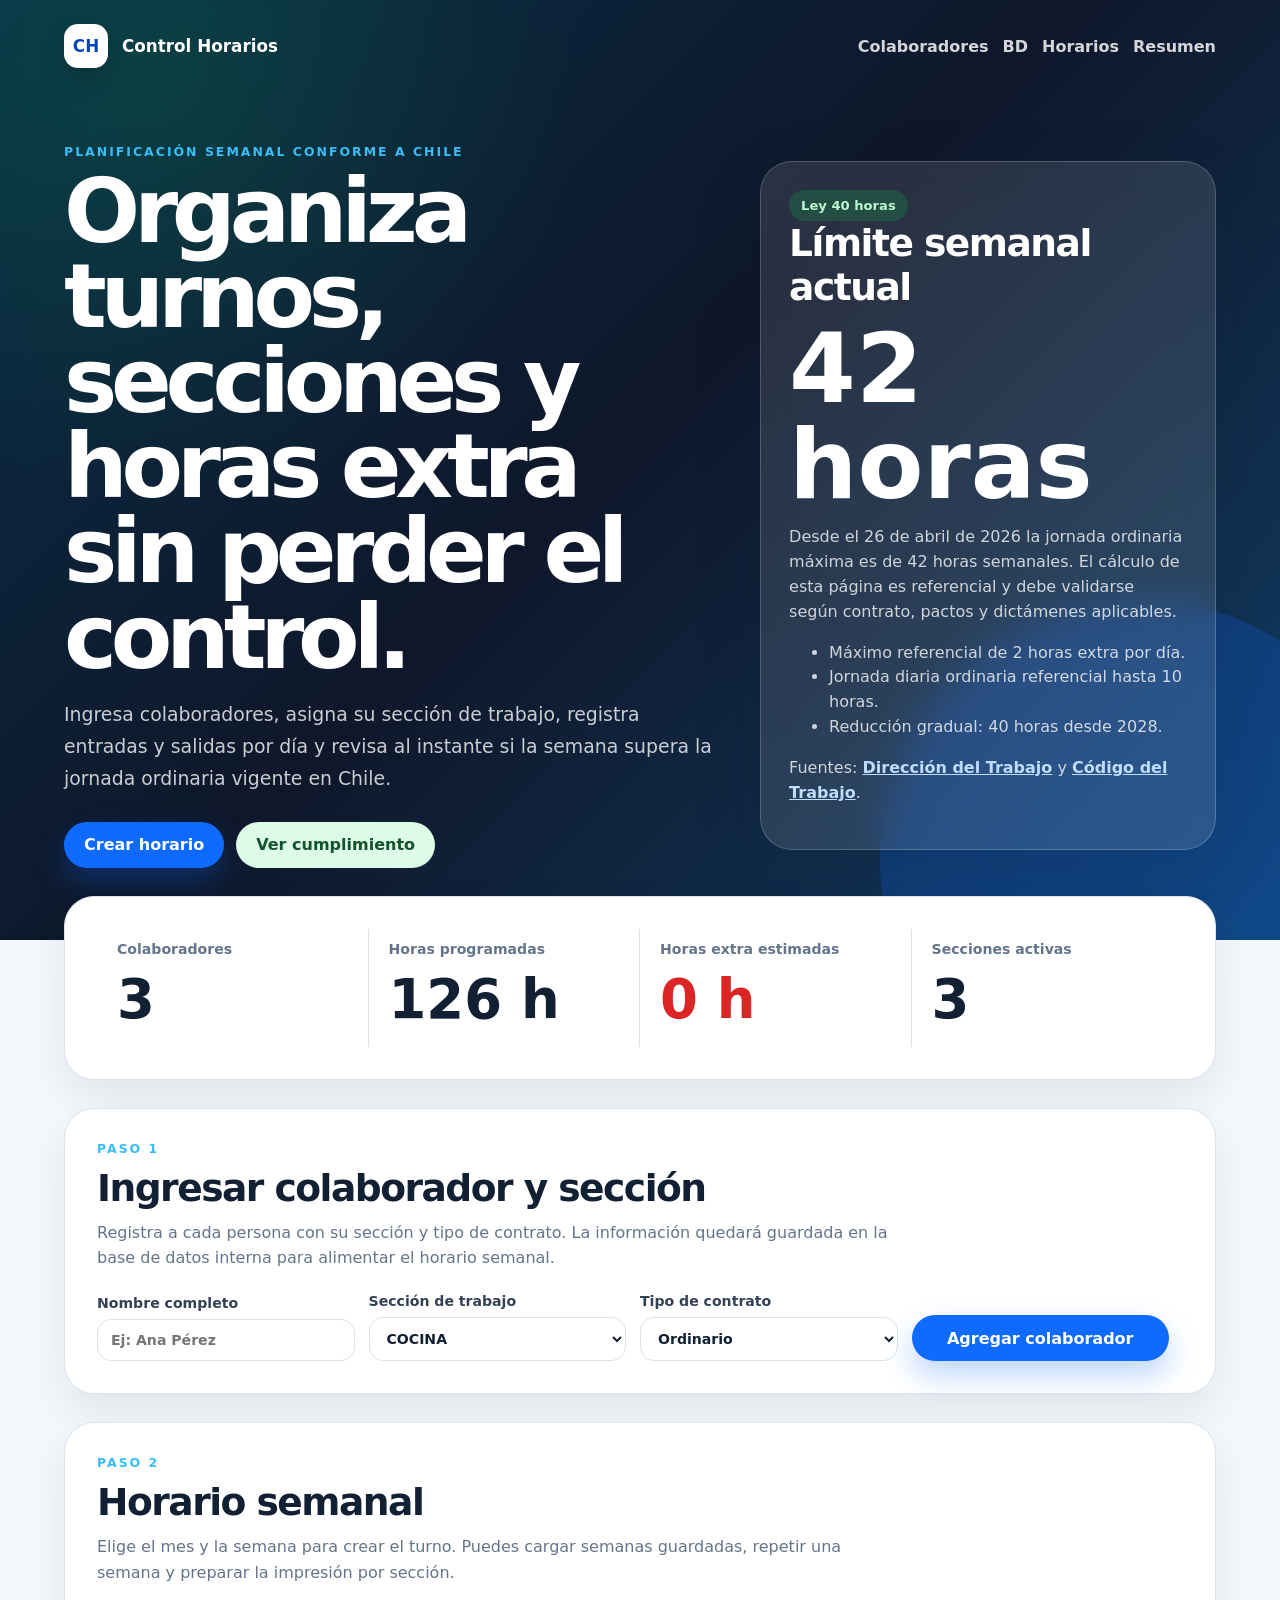
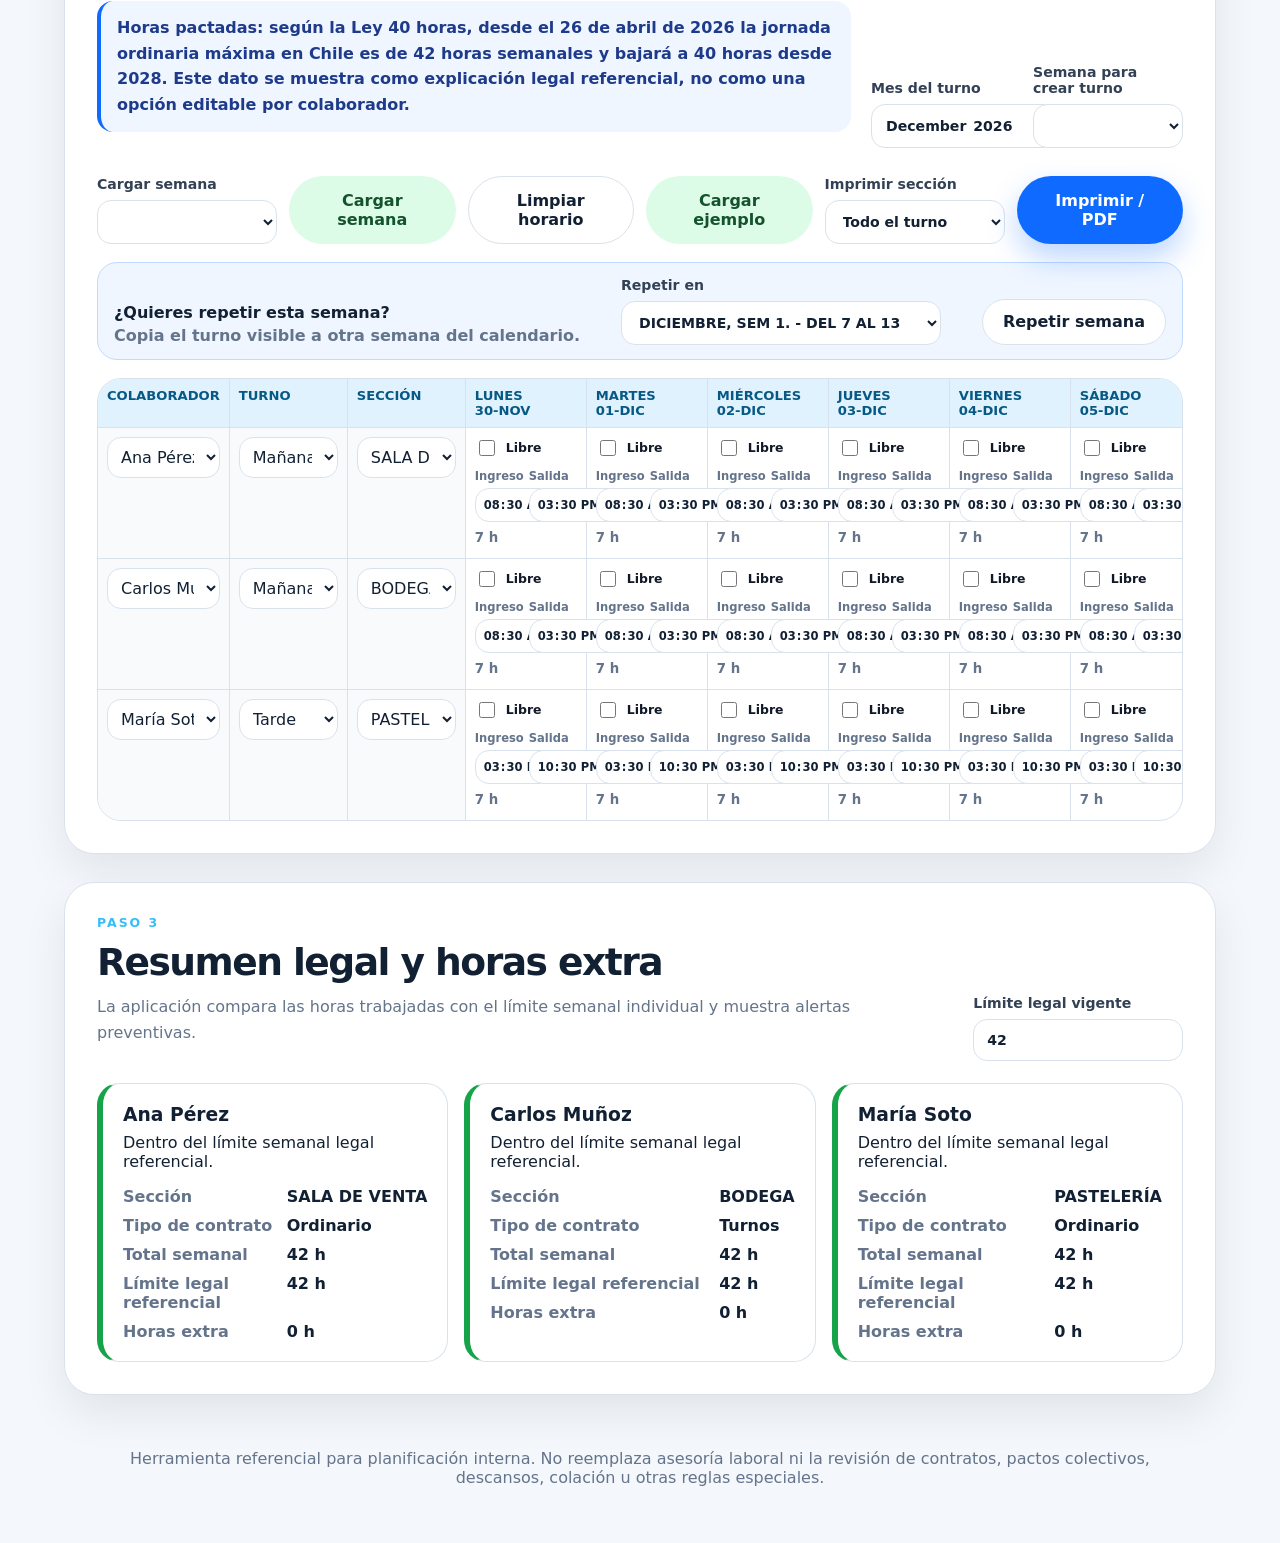
<file: index.html>
<!doctype html>
<html lang="es">
  <head>
    <meta charset="utf-8" />
    <meta name="viewport" content="width=device-width, initial-scale=1" />
    <title>Control Horarios Chile</title>
    <link rel="stylesheet" href="styles.css" />
  </head>
  <body>
    <header class="hero">
      <nav class="topbar" aria-label="Navegación principal">
        <a class="brand" href="#inicio" aria-label="Control Horarios Chile">
          <span class="brand-mark">CH</span>
          <span>Control Horarios</span>
        </a>
        <div class="nav-links">
          <a href="#colaboradores">Colaboradores</a>
          <a href="database.html">BD</a>
          <a href="#horarios">Horarios</a>
          <a href="#resumen">Resumen</a>
        </div>
      </nav>

      <section id="inicio" class="hero-grid">
        <div class="hero-copy">
          <p class="eyebrow">Planificación semanal conforme a Chile</p>
          <h1>Organiza turnos, secciones y horas extra sin perder el control.</h1>
          <p class="hero-text">
            Ingresa colaboradores, asigna su sección de trabajo, registra entradas y salidas por día y revisa al instante si la semana supera la jornada ordinaria vigente en Chile.
          </p>
          <div class="hero-actions">
            <a class="button primary" href="#horarios">Crear horario</a>
            <a class="button secondary" href="#resumen">Ver cumplimiento</a>
          </div>
        </div>

        <aside class="law-card" aria-labelledby="law-title">
          <span class="law-badge">Ley 40 horas</span>
          <h2 id="law-title">Límite semanal actual</h2>
          <strong><span id="legal-limit-label">42</span> horas</strong>
          <p>
            Desde el 26 de abril de 2026 la jornada ordinaria máxima es de 42 horas semanales. El cálculo de esta página es referencial y debe validarse según contrato, pactos y dictámenes aplicables.
          </p>
          <ul>
            <li>Máximo referencial de 2 horas extra por día.</li>
            <li>Jornada diaria ordinaria referencial hasta 10 horas.</li>
            <li>Reducción gradual: 40 horas desde 2028.</li>
          </ul>
          <p class="source-links">
            Fuentes: <a href="https://www.dt.gob.cl/portal/1626/w3-article-127092.html" target="_blank" rel="noreferrer">Dirección del Trabajo</a> y
            <a href="https://www.dt.gob.cl/portal/1626/articles-117137_galeria_02.pdf" target="_blank" rel="noreferrer">Código del Trabajo</a>.
          </p>
        </aside>
      </section>
    </header>

    <main>
      <section class="panel stats-panel" aria-label="Indicadores de la semana">
        <article class="stat">
          <span>Colaboradores</span>
          <strong id="stat-collaborators">0</strong>
        </article>
        <article class="stat">
          <span>Horas programadas</span>
          <strong id="stat-hours">0 h</strong>
        </article>
        <article class="stat alert">
          <span>Horas extra estimadas</span>
          <strong id="stat-overtime">0 h</strong>
        </article>
        <article class="stat">
          <span>Secciones activas</span>
          <strong id="stat-sections">0</strong>
        </article>
      </section>

      <section id="colaboradores" class="panel form-section">
        <div class="section-heading">
          <p class="eyebrow">Paso 1</p>
          <h2>Ingresar colaborador y sección</h2>
          <p>Registra a cada persona con su sección y tipo de contrato. La información quedará guardada en la base de datos interna para alimentar el horario semanal.</p>
        </div>

        <form id="employee-form" class="employee-form">
          <label>
            Nombre completo
            <input id="employee-name" name="name" type="text" placeholder="Ej: Ana Pérez" required />
          </label>
          <label>
            Sección de trabajo
            <select id="employee-section" name="section" required>
              <option value="COCINA">COCINA</option>
              <option value="PANADERÍA">PANADERÍA</option>
              <option value="PASTELERÍA">PASTELERÍA</option>
              <option value="SALA DE VENTA">SALA DE VENTA</option>
              <option value="BODEGA">BODEGA</option>
              <option value="ADMINISTRACIÓN">ADMINISTRACIÓN</option>
              <option value="LIMPIEZA">LIMPIEZA</option>
              <option value="OTRA">Agregar otra sección</option>
            </select>
          </label>
          <label id="custom-section-label" hidden>
            Otra sección
            <input id="employee-section-other" name="otherSection" type="text" placeholder="Ej: Caja" />
          </label>
          <label>
            Tipo de contrato
            <select id="employee-contract" name="contract">
              <option value="Ordinario">Ordinario</option>
              <option value="Parcial">Parcial</option>
              <option value="Turnos">Turnos</option>
              <option value="Artículo 22">Artículo 22</option>
            </select>
          </label>
          <button class="button primary" type="submit">Agregar colaborador</button>
        </form>
      </section>

      <section id="horarios" class="panel scheduler-section">
        <div class="section-heading inline-heading">
          <div>
            <p class="eyebrow">Paso 2</p>
            <h2>Horario semanal</h2>
            <p>Elige el mes y la semana para crear el turno. Puedes cargar semanas guardadas, repetir una semana y preparar la impresión por sección.</p>
            <p class="law-note">Horas pactadas: según la Ley 40 horas, desde el 26 de abril de 2026 la jornada ordinaria máxima en Chile es de 42 horas semanales y bajará a 40 horas desde 2028. Este dato se muestra como explicación legal referencial, no como una opción editable por colaborador.</p>
          </div>
          <div class="week-controls" aria-label="Selección de semana">
            <label class="month-picker">
              Mes del turno
              <input id="schedule-month" type="month" />
            </label>
            <label class="week-picker">
              Semana para crear turno
              <select id="week-start"></select>
            </label>
          </div>
        </div>

        <div class="schedule-toolbar">
          <label class="toolbar-field">
            Cargar semana
            <select id="load-week"></select>
          </label>
          <button id="load-week-button" class="button secondary" type="button">Cargar semana</button>
          <button id="clear-schedule" class="button ghost" type="button">Limpiar horario</button>
          <button id="load-demo" class="button secondary" type="button">Cargar ejemplo</button>
          <label class="toolbar-field">
            Imprimir sección
            <select id="print-section"></select>
          </label>
          <button id="print-page" class="button primary" type="button">Imprimir / PDF</button>
        </div>

        <div class="repeat-week-box">
          <div>
            <strong>¿Quieres repetir esta semana?</strong>
            <span>Copia el turno visible a otra semana del calendario.</span>
          </div>
          <label>
            Repetir en
            <select id="repeat-week"></select>
          </label>
          <button id="repeat-week-button" class="button ghost" type="button">Repetir semana</button>
        </div>

        <h2 id="print-title" class="print-title"></h2>

        <div class="table-wrap" aria-live="polite">
          <table class="schedule-table">
            <thead id="schedule-head"></thead>
            <tbody id="schedule-body"></tbody>
          </table>
        </div>
      </section>

      <section id="resumen" class="panel summary-section">
        <div class="section-heading inline-heading">
          <div>
            <p class="eyebrow">Paso 3</p>
            <h2>Resumen legal y horas extra</h2>
            <p>La aplicación compara las horas trabajadas con el límite semanal individual y muestra alertas preventivas.</p>
          </div>
          <label class="legal-input">
            Límite legal vigente
            <input id="legal-limit" type="number" min="1" max="42" step="0.5" value="42" />
          </label>
        </div>

        <div id="summary-cards" class="summary-grid"></div>
      </section>
    </main>

    <footer class="footer">
      <p>
        Herramienta referencial para planificación interna. No reemplaza asesoría laboral ni la revisión de contratos, pactos colectivos, descansos, colación u otras reglas especiales.
      </p>
    </footer>

    <script src="script.js"></script>
  </body>
</html>
</file>
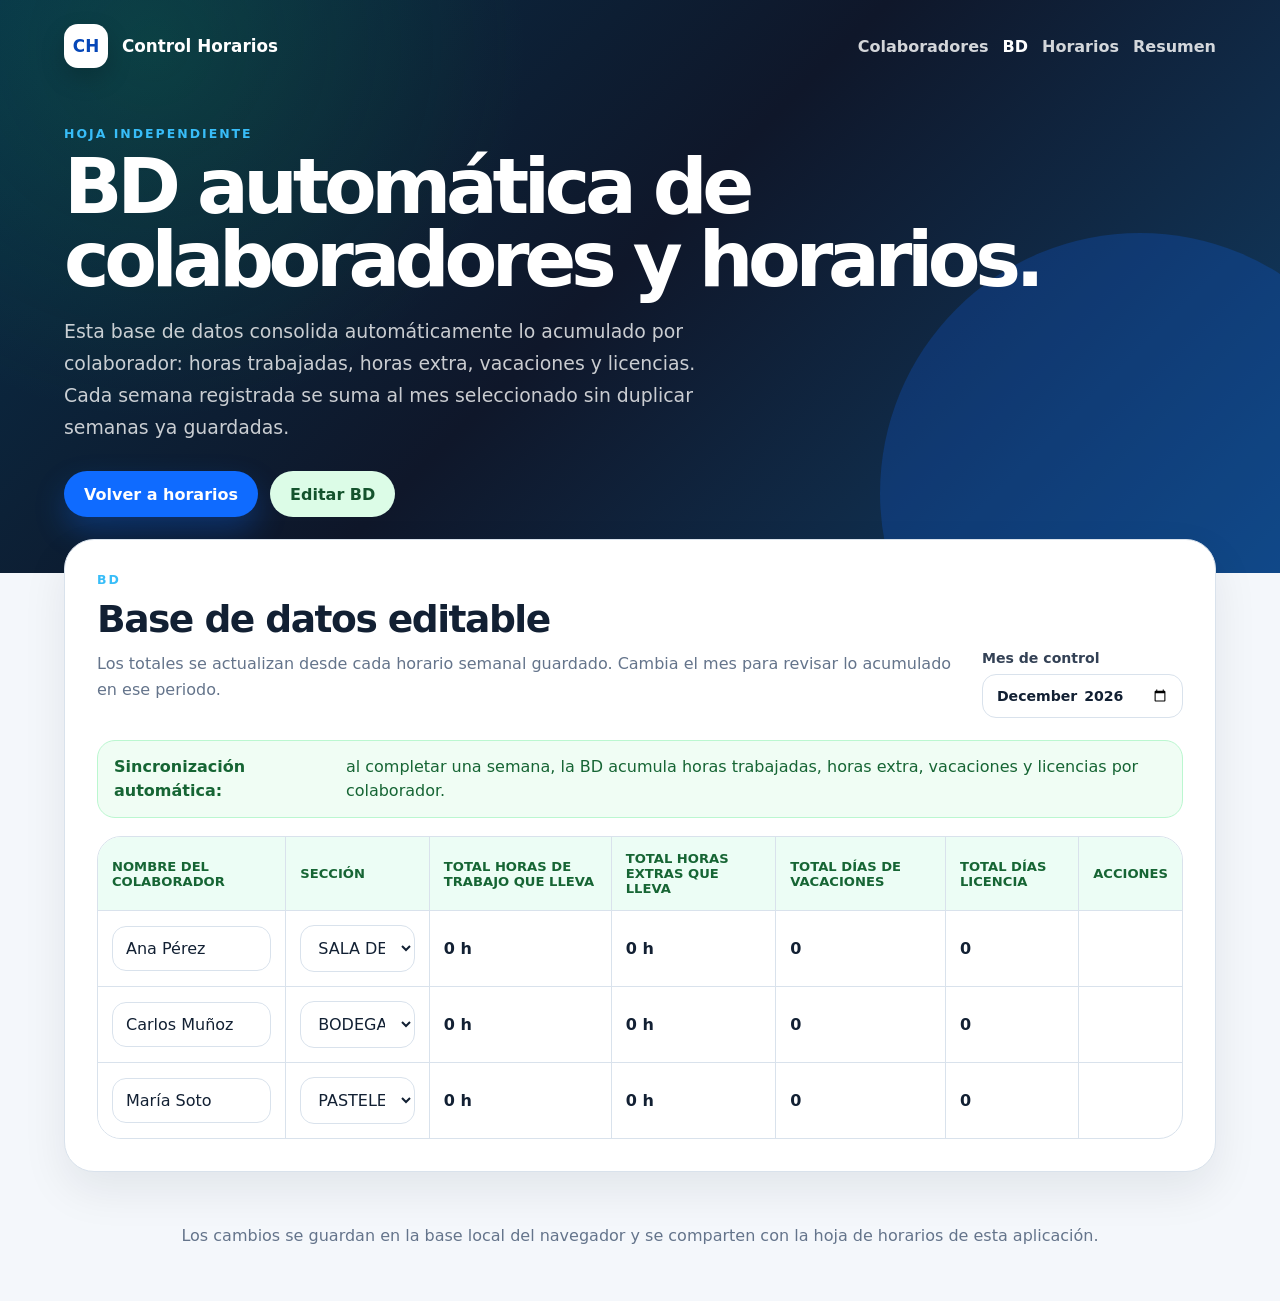
<file: database.html>
<!doctype html>
<html lang="es">
  <head>
    <meta charset="utf-8" />
    <meta name="viewport" content="width=device-width, initial-scale=1" />
    <title>BD | Control Horarios Chile</title>
    <link rel="stylesheet" href="styles.css" />
  </head>
  <body class="database-page">
    <header class="hero page-hero">
      <nav class="topbar" aria-label="Navegación principal">
        <a class="brand" href="index.html#inicio" aria-label="Control Horarios Chile">
          <span class="brand-mark">CH</span>
          <span>Control Horarios</span>
        </a>
        <div class="nav-links">
          <a href="index.html#colaboradores">Colaboradores</a>
          <a href="database.html" aria-current="page">BD</a>
          <a href="index.html#horarios">Horarios</a>
          <a href="index.html#resumen">Resumen</a>
        </div>
      </nav>

      <section class="hero-grid page-hero-grid">
        <div class="hero-copy">
          <p class="eyebrow">Hoja independiente</p>
          <h1>BD automática de colaboradores y horarios.</h1>
          <p class="hero-text">
            Esta base de datos consolida automáticamente lo acumulado por colaborador: horas trabajadas, horas extra, vacaciones y licencias. Cada semana registrada se suma al mes seleccionado sin duplicar semanas ya guardadas.
          </p>
          <div class="hero-actions">
            <a class="button primary" href="index.html#horarios">Volver a horarios</a>
            <a class="button secondary" href="#base-datos">Editar BD</a>
          </div>
        </div>
      </section>
    </header>

    <main>
      <section id="base-datos" class="panel database-section database-sheet">
        <div class="section-heading inline-heading">
          <div>
            <p class="eyebrow">BD</p>
            <h2>Base de datos editable</h2>
            <p>Los totales se actualizan desde cada horario semanal guardado. Cambia el mes para revisar lo acumulado en ese periodo.</p>
          </div>
          <label class="month-picker">
            Mes de control
            <input id="database-month" type="month" />
          </label>
        </div>

        <div class="database-help">
          <strong>Sincronización automática:</strong>
          <span>al completar una semana, la BD acumula horas trabajadas, horas extra, vacaciones y licencias por colaborador.</span>
        </div>

        <div class="table-wrap database-wrap" aria-live="polite">
          <table class="database-table schedule-database-table">
            <thead>
              <tr>
                <th>Nombre del colaborador</th>
                <th>Sección</th>
                <th>Total horas de trabajo que lleva</th>
                <th>Total horas extras que lleva</th>
                <th>Total días de vacaciones</th>
                <th>Total días licencia</th>
                <th>Acciones</th>
              </tr>
            </thead>
            <tbody id="database-body"></tbody>
          </table>
        </div>
      </section>
    </main>

    <footer class="footer">
      <p>Los cambios se guardan en la base local del navegador y se comparten con la hoja de horarios de esta aplicación.</p>
    </footer>

    <script src="script.js"></script>
  </body>
</html>
</file>
<file: styles.css>
:root {
  --bg: #f4f7fb;
  --surface: #ffffff;
  --surface-soft: #eef6ff;
  --text: #122033;
  --muted: #64748b;
  --line: #d9e2ec;
  --primary: #0f6bff;
  --primary-dark: #0647b8;
  --accent: #16a34a;
  --warning: #f59e0b;
  --danger: #dc2626;
  --shadow: 0 24px 70px rgb(15 23 42 / 0.12);
}

* {
  box-sizing: border-box;
}

html {
  scroll-behavior: smooth;
}

body {
  margin: 0;
  background: var(--bg);
  color: var(--text);
  font-family:
    Inter, ui-sans-serif, system-ui, -apple-system, BlinkMacSystemFont, "Segoe UI",
    sans-serif;
}

a {
  color: inherit;
  text-decoration: none;
}

button,
input,
select {
  font: inherit;
}

.hero {
  overflow: hidden;
  position: relative;
  padding: 24px clamp(18px, 5vw, 72px) 72px;
  background:
    radial-gradient(circle at 12% 8%, rgb(22 163 74 / 0.18), transparent 30%),
    linear-gradient(135deg, #082f49 0%, #0f172a 48%, #113f67 100%);
  color: #ffffff;
}

.hero::after {
  content: "";
  position: absolute;
  right: -120px;
  bottom: -180px;
  width: 520px;
  height: 520px;
  border-radius: 999px;
  background: rgb(15 107 255 / 0.22);
}

.topbar,
.hero-grid,
.panel,
.footer {
  position: relative;
  z-index: 1;
  max-width: 1220px;
  margin-inline: auto;
}

.topbar {
  display: flex;
  align-items: center;
  justify-content: space-between;
  gap: 20px;
}

.brand,
.nav-links {
  display: flex;
  align-items: center;
  gap: 14px;
}

.brand {
  font-size: 1.05rem;
  font-weight: 800;
}

.brand-mark {
  display: grid;
  width: 44px;
  height: 44px;
  place-items: center;
  border-radius: 14px;
  background: #ffffff;
  color: var(--primary-dark);
  box-shadow: 0 10px 25px rgb(0 0 0 / 0.18);
}

.nav-links a {
  color: rgb(255 255 255 / 0.82);
  font-weight: 700;
}

.nav-links a:hover {
  color: #ffffff;
}

.hero-grid {
  display: grid;
  grid-template-columns: minmax(0, 1.18fr) minmax(300px, 0.82fr);
  gap: 40px;
  align-items: center;
  padding-top: 76px;
}

.eyebrow {
  margin: 0 0 10px;
  color: #38bdf8;
  font-size: 0.78rem;
  font-weight: 900;
  letter-spacing: 0.16em;
  text-transform: uppercase;
}

h1,
h2,
p {
  margin-top: 0;
}

h1 {
  max-width: 820px;
  margin-bottom: 18px;
  font-size: clamp(2.5rem, 7vw, 5.8rem);
  line-height: 0.95;
  letter-spacing: -0.07em;
}

h2 {
  margin-bottom: 10px;
  font-size: clamp(1.55rem, 3vw, 2.35rem);
  letter-spacing: -0.04em;
}

.hero-text {
  max-width: 680px;
  color: rgb(255 255 255 / 0.78);
  font-size: 1.18rem;
  line-height: 1.7;
}

.hero-actions,
.schedule-toolbar {
  display: flex;
  flex-wrap: wrap;
  gap: 12px;
  margin-top: 28px;
}

.button {
  display: inline-flex;
  min-height: 46px;
  align-items: center;
  justify-content: center;
  border: 0;
  border-radius: 999px;
  padding: 0 20px;
  cursor: pointer;
  font-weight: 900;
  transition:
    transform 0.2s ease,
    box-shadow 0.2s ease,
    background 0.2s ease;
}

.button:hover {
  transform: translateY(-1px);
}

.button.primary {
  background: var(--primary);
  color: #ffffff;
  box-shadow: 0 14px 30px rgb(15 107 255 / 0.28);
}

.button.primary:hover {
  background: var(--primary-dark);
}

.button.secondary {
  background: #dcfce7;
  color: #14532d;
}

.button.ghost {
  border: 1px solid var(--line);
  background: #ffffff;
  color: var(--text);
}

.law-card {
  border: 1px solid rgb(255 255 255 / 0.2);
  border-radius: 32px;
  padding: 28px;
  background: rgb(255 255 255 / 0.11);
  box-shadow: var(--shadow);
  backdrop-filter: blur(18px);
}

.law-badge {
  display: inline-flex;
  border-radius: 999px;
  padding: 8px 12px;
  background: rgb(22 163 74 / 0.25);
  color: #bbf7d0;
  font-size: 0.82rem;
  font-weight: 900;
}

.law-card strong {
  display: block;
  margin: 12px 0;
  font-size: clamp(3rem, 9vw, 6rem);
  line-height: 1;
}

.law-card p,
.law-card li {
  color: rgb(255 255 255 / 0.78);
  line-height: 1.55;
}

.source-links a {
  color: #bfdbfe;
  font-weight: 900;
  text-decoration: underline;
}

main {
  padding: 0 clamp(18px, 5vw, 72px) 54px;
}

.panel {
  margin-top: 28px;
  border: 1px solid var(--line);
  border-radius: 30px;
  padding: clamp(18px, 3vw, 32px);
  background: var(--surface);
  box-shadow: 0 18px 45px rgb(15 23 42 / 0.08);
}

.stats-panel {
  display: grid;
  grid-template-columns: repeat(4, minmax(0, 1fr));
  margin-top: -44px;
}

.stat {
  min-height: 118px;
  border-right: 1px solid var(--line);
  padding: 12px 20px;
}

.stat:last-child {
  border-right: 0;
}

.stat span {
  display: block;
  color: var(--muted);
  font-size: 0.88rem;
  font-weight: 800;
}

.stat strong {
  display: block;
  margin-top: 16px;
  font-size: clamp(2rem, 5vw, 3.4rem);
  line-height: 1;
}

.stat.alert strong {
  color: var(--danger);
}

.section-heading {
  max-width: 820px;
  margin-bottom: 22px;
}

.section-heading p:not(.eyebrow) {
  color: var(--muted);
  line-height: 1.6;
}

.inline-heading {
  display: flex;
  max-width: none;
  align-items: end;
  justify-content: space-between;
  gap: 20px;
}

.employee-form {
  display: grid;
  grid-template-columns: repeat(4, minmax(170px, 1fr)) auto;
  gap: 14px;
  align-items: end;
}

label {
  display: grid;
  gap: 8px;
  color: #334155;
  font-size: 0.88rem;
  font-weight: 900;
}

input,
select {
  width: 100%;
  border: 1px solid var(--line);
  border-radius: 14px;
  padding: 12px 13px;
  background: #ffffff;
  color: var(--text);
  outline: 0;
}

input:focus,
select:focus {
  border-color: var(--primary);
  box-shadow: 0 0 0 4px rgb(15 107 255 / 0.12);
}

.week-picker,
.legal-input,
.month-picker {
  width: min(210px, 100%);
}

.table-wrap {
  overflow-x: auto;
  border: 1px solid var(--line);
  border-radius: 24px;
}

.schedule-table {
  width: 100%;
  min-width: 980px;
  border-collapse: separate;
  border-spacing: 0;
}

.schedule-table th,
.schedule-table td {
  border-bottom: 1px solid var(--line);
  border-right: 1px solid var(--line);
  padding: 14px;
  text-align: left;
  vertical-align: top;
}

.schedule-table th:last-child,
.schedule-table td:last-child {
  border-right: 0;
}

.schedule-table tr:last-child td {
  border-bottom: 0;
}

.schedule-table th {
  position: sticky;
  top: 0;
  z-index: 2;
  background: #e0f2fe;
  color: #075985;
  font-size: 0.82rem;
  text-transform: uppercase;
}

.employee-cell {
  min-width: 170px;
  background: #f8fafc;
}

.employee-cell strong {
  display: block;
  font-size: 1.05rem;
}

.employee-cell span {
  display: block;
  margin-top: 4px;
  color: var(--muted);
  font-size: 0.85rem;
}

.delete-btn {
  margin-top: 12px;
  border: 0;
  border-radius: 10px;
  padding: 8px 10px;
  background: #fee2e2;
  color: #991b1b;
  cursor: pointer;
  font-weight: 900;
}

.day-cell {
  min-width: 128px;
  margin: 0;
  border: 0;
  padding: 0;
}

.day-cell legend {
  margin-bottom: 8px;
  color: var(--muted);
  font-size: 0.76rem;
  font-weight: 900;
}

.free-toggle,
.status-toggle {
  display: grid;
  align-items: center;
  gap: 8px;
  margin-bottom: 10px;
  color: var(--accent);
  font-size: 0.78rem;
  font-weight: 900;
}

.free-toggle input {
  width: auto;
}

.status-toggle select {
  min-width: 116px;
  padding: 9px;
}

.time-fields {
  display: grid;
  grid-template-columns: repeat(2, minmax(0, 1fr));
  gap: 6px;
}

.time-fields label {
  gap: 5px;
  color: var(--muted);
  font-size: 0.72rem;
}

.time-fields input {
  padding: 9px;
}

.day-cell small {
  display: block;
  margin-top: 8px;
  color: var(--muted);
  font-weight: 800;
}

.day-cell.is-free .time-fields {
  opacity: 0.35;
  pointer-events: none;
}

.summary-grid {
  display: grid;
  grid-template-columns: repeat(auto-fit, minmax(245px, 1fr));
  gap: 16px;
}

.summary-card {
  border: 1px solid var(--line);
  border-left: 6px solid var(--accent);
  border-radius: 22px;
  padding: 20px;
  background: #ffffff;
}

.summary-card.warning {
  border-left-color: var(--warning);
}

.summary-card.danger {
  border-left-color: var(--danger);
}

.summary-card h3 {
  margin: 0 0 8px;
}

.summary-card dl {
  display: grid;
  grid-template-columns: 1fr auto;
  gap: 10px 14px;
  margin: 16px 0 0;
}

.summary-card dt {
  color: var(--muted);
  font-weight: 800;
}

.summary-card dd {
  margin: 0;
  font-weight: 900;
}

.notice-list {
  margin: 14px 0 0;
  padding-left: 18px;
  color: var(--muted);
  line-height: 1.5;
}

.footer {
  padding: 0 clamp(18px, 5vw, 72px) 40px;
  color: var(--muted);
  text-align: center;
}

@media (max-width: 980px) {
  .hero-grid,
  .stats-panel,
  .employee-form {
    grid-template-columns: 1fr;
  }

  .nav-links {
    display: none;
  }

  .inline-heading {
    align-items: start;
    flex-direction: column;
  }

  .stat {
    border-right: 0;
    border-bottom: 1px solid var(--line);
  }

  .stat:last-child {
    border-bottom: 0;
  }
}

@media print {
  .hero-actions,
  .schedule-toolbar,
  .employee-form,
  .delete-btn,
  .nav-links {
    display: none !important;
  }

  body {
    background: #ffffff;
  }

  .hero,
  .panel {
    box-shadow: none;
  }
}

.law-note {
  border-left: 4px solid var(--primary);
  border-radius: 16px;
  padding: 14px 16px;
  background: #eff6ff;
  color: #1e3a8a !important;
  font-weight: 800;
}

.database-table {
  width: 100%;
  min-width: 980px;
  border-collapse: separate;
  border-spacing: 0;
}

.database-table th,
.database-table td {
  border-bottom: 1px solid var(--line);
  border-right: 1px solid var(--line);
  padding: 14px;
  text-align: left;
  vertical-align: middle;
}

.database-table th:last-child,
.database-table td:last-child {
  border-right: 0;
}

.database-table tr:last-child td {
  border-bottom: 0;
}

.database-table th {
  background: #ecfdf5;
  color: #166534;
  font-size: 0.82rem;
  text-transform: uppercase;
}

.database-table input {
  min-width: 110px;
}

[hidden] {
  display: none !important;
}

.page-hero {
  padding-bottom: 56px;
}

.page-hero-grid {
  grid-template-columns: minmax(0, 1fr);
  padding-top: 58px;
}

.page-hero-grid h1 {
  max-width: 980px;
  font-size: clamp(2.4rem, 6vw, 5rem);
}

.nav-links a[aria-current="page"] {
  color: #ffffff;
}

.database-sheet {
  margin-top: -34px;
}

.database-help {
  display: flex;
  gap: 8px;
  align-items: center;
  margin-bottom: 18px;
  border: 1px solid #bbf7d0;
  border-radius: 18px;
  padding: 14px 16px;
  background: #f0fdf4;
  color: #166534;
  line-height: 1.5;
}

.schedule-database-table {
  min-width: 980px;
}

.schedule-database-table th {
  position: sticky;
  top: 0;
  z-index: 2;
}

.schedule-database-table td:first-child,
.schedule-database-table th:first-child {
  position: sticky;
  left: 0;
  z-index: 3;
  background: #ffffff;
}

.schedule-database-table th:first-child {
  background: #ecfdf5;
}

.database-day-cell {
  min-width: 150px;
}

.database-time-fields {
  display: grid;
  gap: 8px;
}

.database-time-fields input {
  min-width: 118px;
  padding: 9px;
}

.compact-toggle {
  margin-bottom: 8px;
  font-size: 0.78rem;
}

.database-day-cell small {
  display: block;
  margin-top: 8px;
  color: var(--muted);
  font-weight: 900;
}

@media print {
  .database-help,
  .database-page .hero-actions {
    display: none !important;
  }
}

.week-controls {
  display: grid;
  grid-template-columns: repeat(2, minmax(150px, 1fr));
  gap: 12px;
  align-items: end;
  width: min(620px, 100%);
}

.toolbar-field {
  min-width: 180px;
}

.schedule-toolbar > .button,
.schedule-toolbar > .toolbar-field {
  flex: 1 1 150px;
  max-width: 190px;
}

.repeat-week-box {
  display: flex;
  flex-wrap: wrap;
  gap: 14px;
  align-items: end;
  justify-content: space-between;
  margin: 18px 0;
  border: 1px solid #bfdbfe;
  border-radius: 20px;
  padding: 14px 16px;
  background: #eff6ff;
}

.repeat-week-box strong,
.repeat-week-box span {
  display: block;
}

.repeat-week-box span {
  margin-top: 4px;
  color: var(--muted);
  font-weight: 700;
}

.repeat-week-box label {
  min-width: 260px;
}

.print-title {
  display: none;
  margin: 0 0 16px;
  text-align: center;
  color: #0f172a;
  font-size: 1.2rem;
  letter-spacing: 0;
}

.schedule-table {
  min-width: 1160px;
}

.schedule-table th,
.schedule-table td {
  padding: 9px;
}

.employee-cell {
  width: 118px;
  min-width: 118px;
  max-width: 118px;
}

.employee-cell select,
.turn-cell select,
.section-cell select {
  padding: 9px;
}

.employee-cell strong {
  display: none;
}

.turn-cell,
.section-cell {
  width: 118px;
  min-width: 118px;
  background: #f8fafc;
}

.day-column {
  width: 118px;
  min-width: 118px;
}

.day-cell {
  min-width: 102px;
}

.day-cell legend {
  display: none;
}

.free-toggle {
  display: flex;
  justify-content: flex-start;
  color: #111827;
}

.free-toggle input {
  width: 16px;
  height: 16px;
}

.free-day-cell {
  background: #f1f5f9;
}

.day-cell.is-free {
  min-height: 106px;
}

.day-cell.is-free small {
  margin-top: 8px;
  color: #111827;
  font-size: 1rem;
  font-weight: 1000;
}

.time-fields input {
  padding: 7px;
}

.total-column {
  width: 118px;
  min-width: 118px;
}

.delete-btn {
  display: none;
}

.sr-only {
  position: absolute;
  width: 1px;
  height: 1px;
  padding: 0;
  margin: -1px;
  overflow: hidden;
  clip: rect(0, 0, 0, 0);
  white-space: nowrap;
  border: 0;
}

@media (max-width: 980px) {
  .week-controls {
    grid-template-columns: 1fr;
    width: 100%;
  }

  .toolbar-field,
  .repeat-week-box label {
    width: 100%;
  }
}

@media print {
  @page {
    size: landscape;
    margin: 12mm;
  }

  body.print-filter-active tr[data-print-hidden="true"] {
    display: none !important;
  }

  .hero,
  .stats-panel,
  #colaboradores,
  #resumen,
  .footer,
  .section-heading,
  .repeat-week-box,
  .total-column,
  .delete-btn,
  .schedule-toolbar {
    display: none !important;
  }

  main,
  .panel {
    margin: 0;
    padding: 0;
  }

  .scheduler-section,
  .table-wrap {
    border: 0;
    box-shadow: none;
  }

  .print-title {
    display: block;
  }

  .schedule-table {
    min-width: 0;
    width: 100%;
    font-size: 10px;
  }

  .schedule-table th,
  .schedule-table td {
    padding: 5px;
  }

  .schedule-table th {
    position: static;
    background: #e5e7eb !important;
    color: #111827 !important;
  }

  .employee-cell select,
  .turn-cell select,
  .section-cell select,
  .free-toggle,
  .day-cell legend {
    display: none !important;
  }

  .employee-cell,
  .turn-cell,
  .section-cell {
    min-width: 0;
    max-width: none;
    background: #ffffff !important;
  }

  .employee-cell strong {
    margin: 0;
  }

  .day-cell,
  .day-cell.is-free {
    min-width: 0;
    min-height: 0;
    display: block;
  }

  .time-fields {
    gap: 2px;
  }

  .time-fields label {
    color: #111827;
    font-size: 9px;
  }

  .time-fields input {
    border: 0;
    padding: 0;
    font-size: 10px;
  }
}

.print-cell-text {
  display: none;
}

@media print {
  .print-cell-text {
    display: inline !important;
  }
}
</file>
